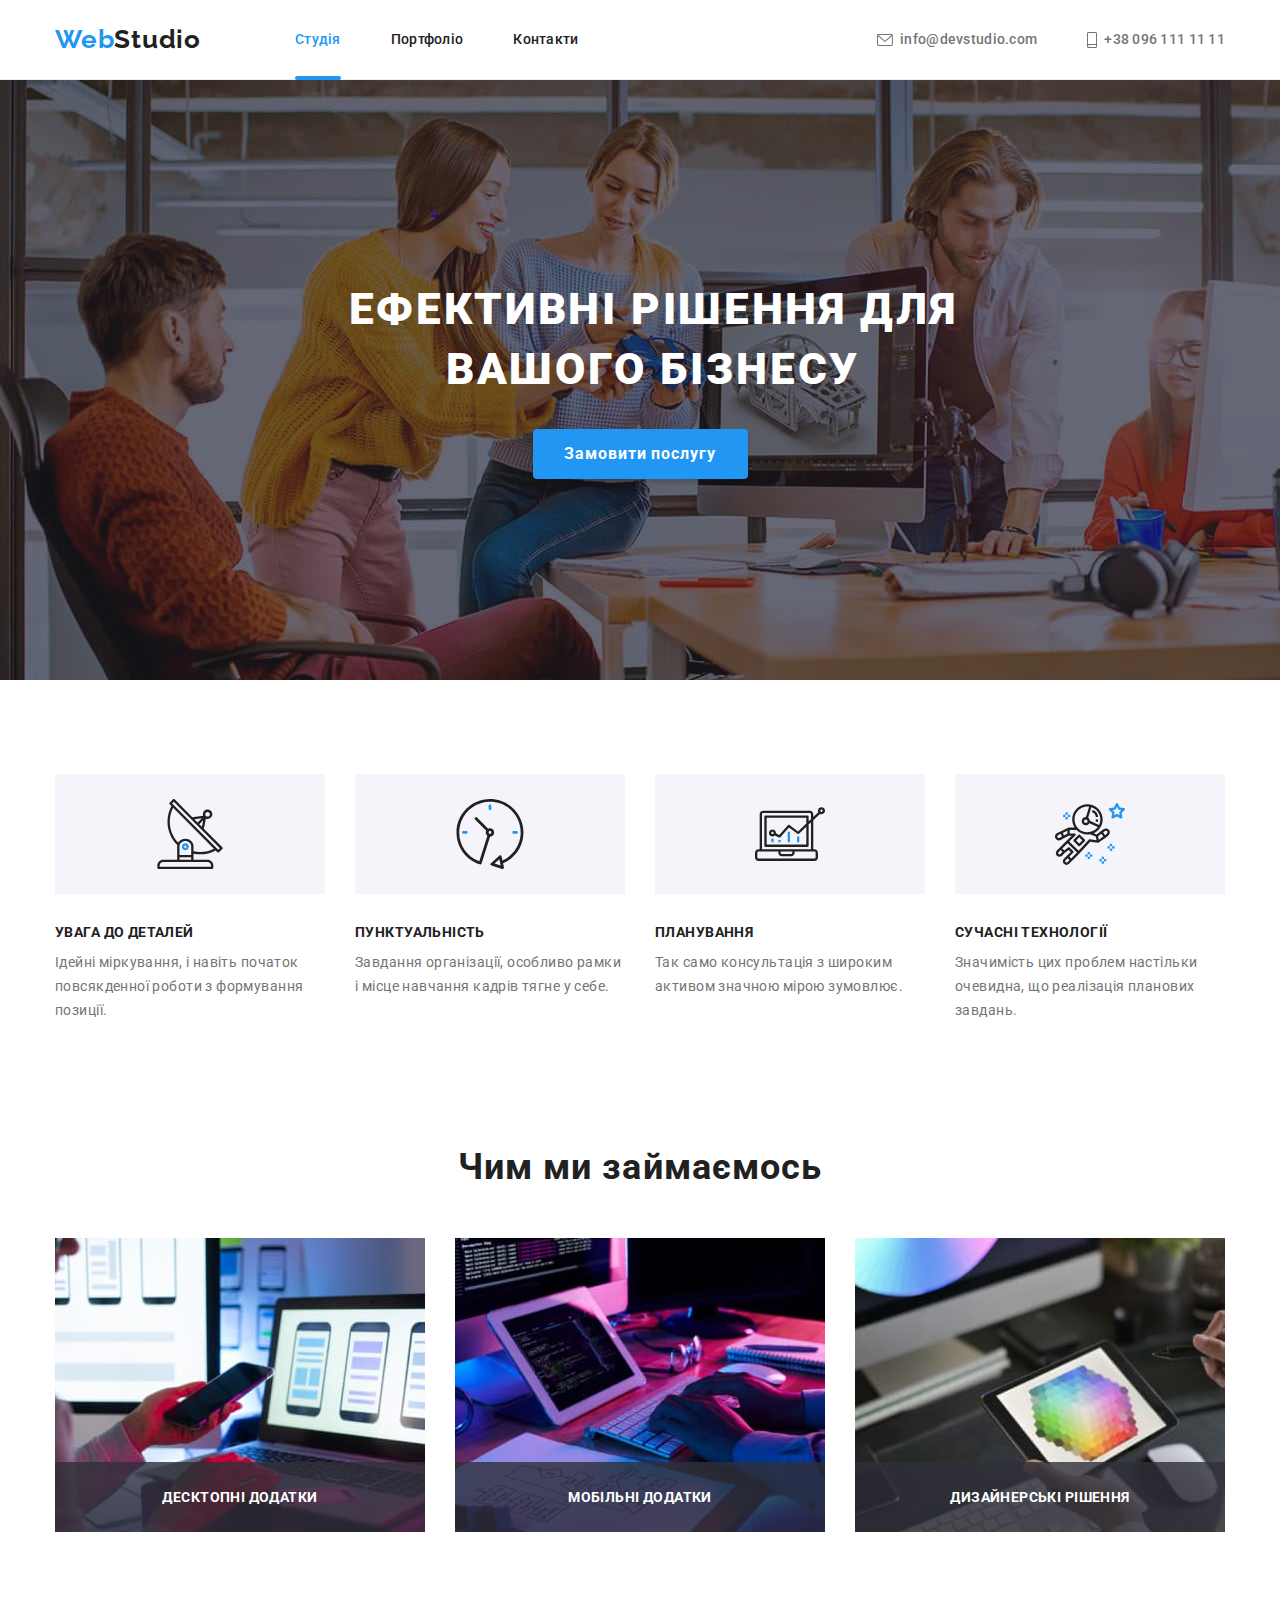
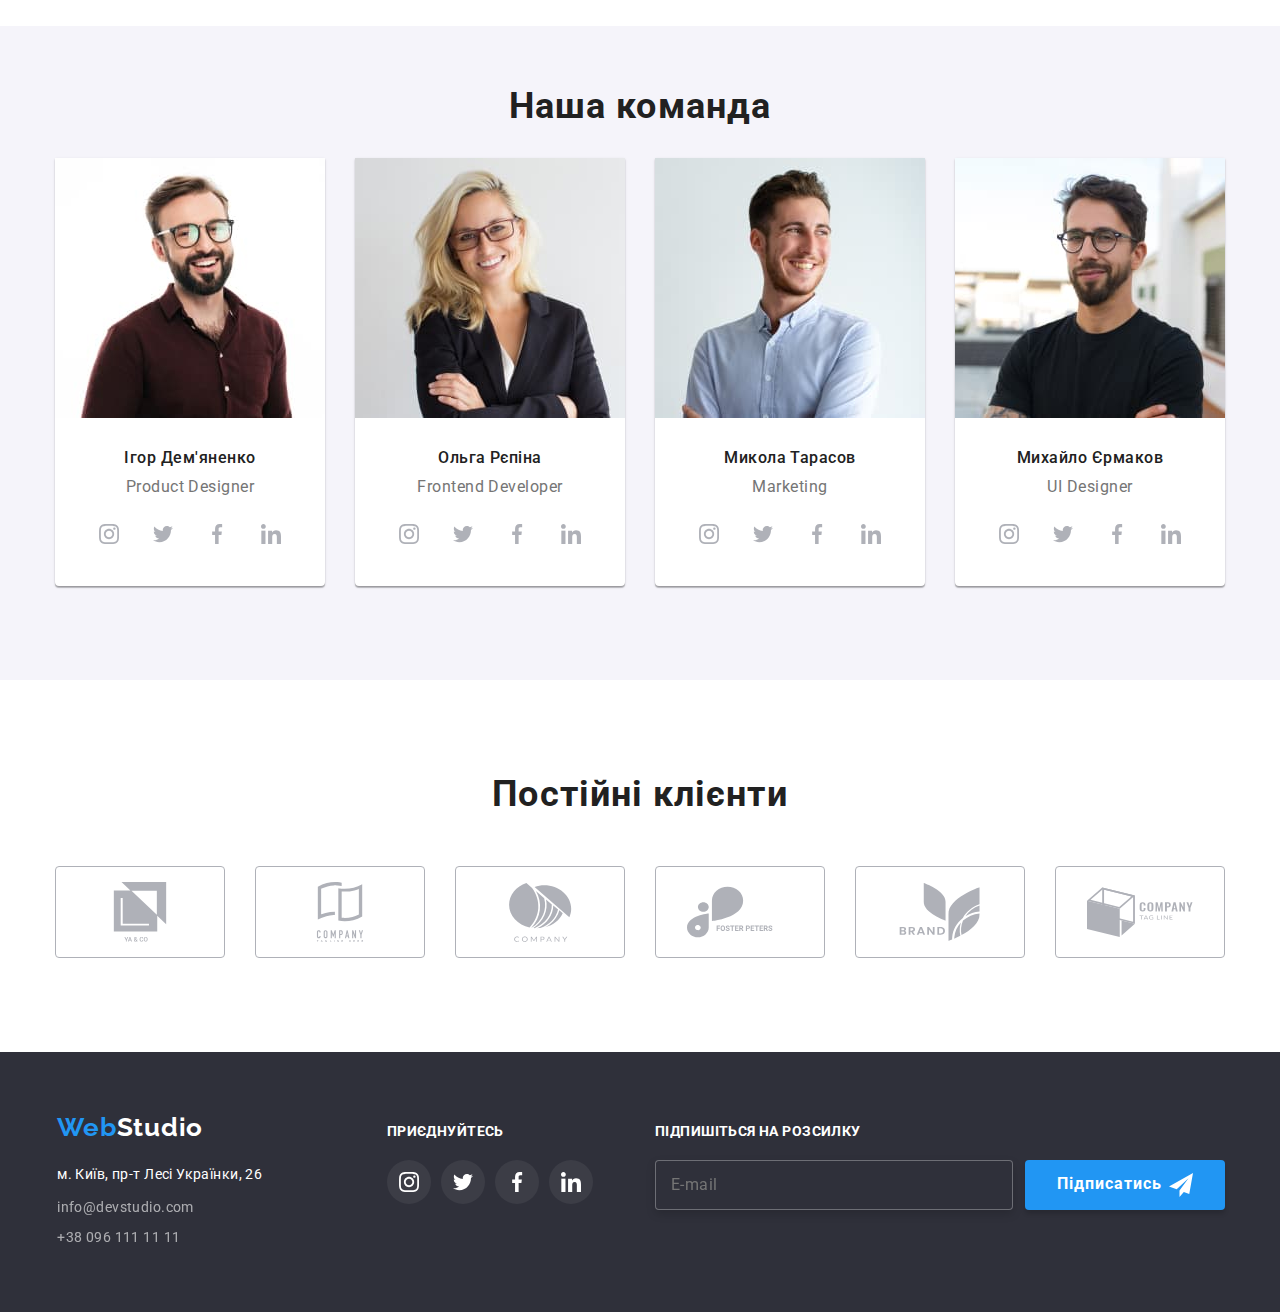
<file: index.html>
<!DOCTYPE html>
<html lang="uk">
  <head>
    <meta charset="UTF-8" />
    <meta http-equiv="X-UA-Compatible" content="IE=edge" />
    <meta name="viewport" content="width=device-width, initial-scale=1.0" />
    <link rel="preconnect" href="https://fonts.googleapis.com" />
    <link rel="preconnect" href="https://fonts.gstatic.com" crossorigin />
    <link
      rel="stylesheet"
      href="./css/modern-normalize.css"
      integrity="sha512-wpPYUAdjBVSE4KJnH1VR1HeZfpl1ub8YT/NKx4PuQ5NmX2tKuGu6U/JRp5y+Y8XG2tV+wKQpNHVUX03MfMFn9Q=="
      crossorigin="anonymous"
      referrerpolicy="no-referrer"
    />
    <link
      href="https://fonts.googleapis.com/css2?family=Raleway:wght@700&family=Roboto:wght@400;500;700;900&display=swap"
      rel="stylesheet"
    />
    <link rel="stylesheet" href="css/main.min.css" />
    <link rel="stylesheet" href="css/adaptive.min.css" />

    <title>Web Studio</title>
  </head>
  <body>
    <header class="header">
      <div class="container">
        <nav class="nav">
          <a class="head__logo" href="index.html"
            ><span class="head__span_logo">Web</span>Studio</a
          >
          <ul class="nav__list">
            <li class="nav__list-item">
              <a href="index.html " id="head__activity" class="nav__link"
                >Студія</a
              >
            </li>
            <li class="nav__list-item">
              <a href="portfolio.html" class="nav__link">Портфоліо</a>
            </li>
            <li class="nav__list-item">
              <a href="#contacts" class="nav__link">Контакти</a>
            </li>
          </ul>
        </nav>
        <ul class="head__contacts_list">
          <li class="head__list-item_contacts">
            <a class="head__contacts_link" href="mailto:info@devstudio.com">
              <svg class="head__mail_icon" height="12px" width="16px">
                <use href="./image/sprait_new.svg#icon-envelope"></use>
              </svg>
              info@devstudio.com</a
            >
          </li>
          <li class="head__list-item_contacts">
            <a class="head__contacts_link" href="tel:+380961111111">
              <svg class="head__tel_icon" height="16px" width="10px">
                <use href="./image/sprait_new.svg#icon-smartphone"></use>
              </svg>
              +38 096 111 11 11</a
            >
          </li>
        </ul>
        <button type="button" class="burger-btn" data-menu-open>
          <svg class="icon-burger" width="24px" height="16px">
            <use href="./image/sprait.svg#icon-burger"></use>
          </svg>
        </button>
        <div class="mob-menu__block is-hidden" data-menu>
          <div class="mob-menu__flex-box">
            <div class="mob-menu__top-block">
              <button class="mob-menu__btn-close" type="button" data-menu-close>
                <svg class="#" width="18" height="18">
                  <use href="./image/sprait.svg#icon-close"></use>
                </svg>
              </button>
              <ul class="mob-menu__top-list">
                <li class="mob-menu__top-list-item">
                  <a
                    class="mob-menu__top-link"
                    style="color: #2196f3"
                    href="./index.html"
                    >Студія</a
                  >
                </li>
                <li class="mob-menu__top-list-item">
                  <a class="mob-menu__top-link" href="./portfolio.html"
                    >Портфоліо</a
                  >
                </li>
                <li class="mob-menu__top-list-item">
                  <a class="mob-menu__top-link" href="">Контакти</a>
                </li>
              </ul>
            </div>
            <div class="mob-menu__bottom-block">
              <a class="mob-menu__bottom-link_tel" href="tel:+380961111111"
                >+38 096 111 11 11</a
              >
              <a
                class="mob-menu__bottom-link_email"
                href="mailto:info@devstudio.com"
                >info@devstudio.com</a
              >
              <ul class="mob-menu__bottom-list">
                <li class="mob-menu__bottom-list-item">Instagram</li>
                <li class="mob-menu__bottom-list-item">Twitter</li>
                <li class="mob-menu__bottom-list-item">Facebook</li>
                <li class="mob-menu__bottom-list-item">LinkedIn</li>
              </ul>
            </div>
          </div>
        </div>
      </div>
    </header>
    <main class="main">
      <section class="main__hero_section">
        <div class="container">
          <h1 class="hero__title">Ефективні рішення для вашого бізнесу</h1>
          <button class="hero__btn" data-modal-open type="button">
            Замовити послугу
          </button>
        </div>
      </section>
      <section class="main__features_section section">
        <div class="container">
          <ul class="features__list">
            <li class="features__list-item">
              <div class="features__icon">
                <svg width="70px" height="70px">
                  <use href="./image/sprait.svg#icon-antenna"></use>
                </svg>
              </div>
              <h3 class="features__list-item_title">УВАГА ДО ДЕТАЛЕЙ</h3>
              <p class="features__list-item_discription">
                Ідейні міркування, і навіть початок повсякденної роботи з
                формування позиції.
              </p>
            </li>
            <li class="features__list-item">
              <div class="features__icon">
                <svg width="70px" height="70px">
                  <use href="./image/sprait.svg#icon-clock"></use>
                </svg>
              </div>
              <h3 class="features__list-item_title">ПУНКТУАЛЬНІСТЬ</h3>
              <p class="features__list-item_discription">
                Завдання організації, особливо рамки і місце навчання кадрів
                тягне у себе.
              </p>
            </li>
            <li class="features__list-item">
              <div class="features__icon">
                <svg class="features-antenna" width="70px" height="70px">
                  <use href="./image/sprait.svg#icon-diagram"></use>
                </svg>
              </div>
              <h3 class="features__list-item_title">ПЛАНУВАННЯ</h3>
              <p class="features__list-item_discription">
                Так само консультація з широким активом значною мірою зумовлює.
              </p>
            </li>
            <li class="features__list-item">
              <div class="features__icon">
                <svg class="features-antenna" width="70px" height="70px">
                  <use href="./image/sprait.svg#icon-astronaut"></use>
                </svg>
              </div>
              <h3 class="features__list-item_title">СУЧАСНІ ТЕХНОЛОГІЇ</h3>
              <p class="features__list-item_discription">
                Значимість цих проблем настільки очевидна, що реалізація
                планових завдань.
              </p>
            </li>
          </ul>
        </div>
      </section>
      <section class="main__occupation_section section">
        <div class="container">
          <h2 class="occupation__title">Чим ми займаємось</h2>
          <ul class="occupation__ul">
            <li class="main__occupation_list-item">
              <picture>
                <source
                  srcset="
                    ./image/workspace__x1.jpg 1x,
                    ./image/workspace__x2.jpg 2x
                  "
                  media="(min-width:1200px)"
                />
                <img
                  class="occupation__img"
                  src="image/workspace.jpg"
                  alt="workspace-image"
                  width="370"
                  height="294"
                />
              </picture>
              <a class="occupation__img_discription" href=""
                >ДЕСКТОПНІ ДОДАТКИ</a
              >
            </li>
            <li class="main__occupation_list-item">
              <picture>
                <source
                  srcset="
                    ./image/workspace2__x1.jpg 1x,
                    ./image/workspace2__x2.jpg 2x
                  "
                  media="(min-width:1200px)"
                />
                <img
                  class="occupation__img"
                  src="image/workspace2.jpg"
                  alt="workspace-image"
                  width="370"
                  height="294"
                />
              </picture>
              <a class="occupation__img_discription" href=""
                >МОБІЛЬНІ ДОДАТКИ</a
              >
            </li>
            <li class="main__occupation_list-item">
              <picture>
                <source
                  srcset="
                    ./image/workspace3__x1.jpg 1x,
                    ./image/workspace3__x2.jpg 2x
                  "
                  media="(min-width:1200px)"
                />
                <img
                  class="occupation__img"
                  src="image/workspace3.jpg"
                  alt="workspace-image"
                  width="370"
                  height="294"
                />
              </picture>
              <a class="occupation__img_discription" href=""
                >ДИЗАЙНЕРСЬКІ РІШЕННЯ</a
              >
            </li>
          </ul>
        </div>
      </section>
      <section class="main__portfolio_section section">
        <div class="container">
          <h2 class="our-team__title">Наша команда</h2>
          <ul class="our-team__list">
            <li class="our-team__list-item">
              <picture>
                <source
                  srcset="
                    ./image/igor-desk__x1.jpg 1x,
                    ./image/igor-desk__x2.jpg 2x
                  "
                  media="(min-width:1200px)"
                />
                <source
                  srcset="
                    ./image/igor-tab__x1.jpg 1x,
                    ./image/igor-tab__x2.jpg 2x
                  "
                  media="(min-width:768px)"
                />
                <source
                  srcset="
                    ./image/igor-mob__x1.jpg 1x,
                    ./image/igor-mob__x2.jpg 2x
                  "
                  media="(max-width:767px)"
                />
                <img
                  src="image/igor.jpg"
                  alt="person-foto"
                  class="person-foto"
                />
              </picture>

              <div class="our-team__person_block">
                <h3 class="our-team__person_title">Ігор Дем'яненко</h3>
                <p class="our-team__person_discription">Product Designer</p>
                <ul class="our-team__list_icon">
                  <li class="our-team__list-item_icon">
                    <a class="our-team__link_icon" href=""
                      ><svg width="20px" height="20px">
                        <use
                          href="./image/sprait.svg#icon-instagram"
                        ></use></svg
                    ></a>
                  </li>
                  <li class="our-team__list-item_icon">
                    <a class="our-team__link_icon" href=""
                      ><svg width="20px" height="20px">
                        <use href="./image/sprait.svg#icon-twitter"></use></svg
                    ></a>
                  </li>
                  <li class="our-team__list-item_icon">
                    <a class="our-team__link_icon" href=""
                      ><svg width="20px" height="20px">
                        <use href="./image/sprait.svg#icon-facebook"></use></svg
                    ></a>
                  </li>
                  <li class="our-team__list-item_icon">
                    <a class="our-team__link_icon" href=""
                      ><svg width="20px" height="20px">
                        <use href="./image/sprait.svg#icon-in"></use></svg
                    ></a>
                  </li>
                </ul>
              </div>
            </li>
            <li class="our-team__list-item">
              <picture>
                <source
                  srcset="
                    ./image/olga-desk__x1.jpg 1x,
                    ./image/olga-desk__x2.jpg 2x
                  "
                  media="(min-width:1200px)"
                />
                <source
                  srcset="
                    ./image/olga-tab__x1.jpg 1x,
                    ./image/olga-tab__x2.jpg 2x
                  "
                  media="(min-width:768px)"
                />
                <source
                  srcset="
                    ./image/olga-mob__x1.jpg 1x,
                    ./image/olga-mob__x2.jpg 2x
                  "
                  media="(max-width:767px)"
                />
                <img
                  src="image/olga.jpg"
                  alt="person-foto"
                  class="person-foto"
                />
              </picture>
              <div class="our-team__person_block">
                <h3 class="our-team__person_title">Ольга Рєпіна</h3>
                <p class="our-team__person_discription">Frontend Developer</p>
                <ul class="our-team__list_icon">
                  <li class="our-team__list-item_icon">
                    <a class="our-team__link_icon" href=""
                      ><svg width="20px" height="20px">
                        <use
                          href="./image/sprait.svg#icon-instagram"
                        ></use></svg
                    ></a>
                  </li>
                  <li class="our-team__list-item_icon">
                    <a class="our-team__link_icon" href=""
                      ><svg width="20px" height="20px">
                        <use href="./image/sprait.svg#icon-twitter"></use></svg
                    ></a>
                  </li>
                  <li class="our-team__list-item_icon">
                    <a class="our-team__link_icon" href=""
                      ><svg width="20px" height="20px">
                        <use href="./image/sprait.svg#icon-facebook"></use></svg
                    ></a>
                  </li>
                  <li class="our-team__list-item_icon">
                    <a class="our-team__link_icon" href=""
                      ><svg width="20px" height="20px">
                        <use href="./image/sprait.svg#icon-in"></use></svg
                    ></a>
                  </li>
                </ul>
              </div>
            </li>
            <li class="our-team__list-item">
              <picture>
                <source
                  srcset="
                    ./image/mykola-desk__x1.jpg 1x,
                    ./image/mykola-desk__x2.jpg 2x
                  "
                  media="(min-width:1200px)"
                />
                <source
                  srcset="
                    ./image/mykola-tab__x1.jpg 1x,
                    ./image/mykola-tab__x2.jpg 2x
                  "
                  media="(min-width:768px)"
                />
                <source
                  srcset="
                    ./image/mykola-mob__x1.jpg 1x,
                    ./image/mykola-mob__x2.jpg 2x
                  "
                  media="(max-width:767px)"
                />
                <img
                  src="image/mykola.jpg"
                  alt="person-foto"
                  class="person-foto"
                />
              </picture>
              <div class="our-team__person_block">
                <h3 class="our-team__person_title">Микола Тарасов</h3>
                <p class="our-team__person_discription">Marketing</p>
                <ul class="our-team__list_icon">
                  <li class="our-team__list-item_icon">
                    <a class="our-team__link_icon" href=""
                      ><svg width="20px" height="20px">
                        <use
                          href="./image/sprait.svg#icon-instagram"
                        ></use></svg
                    ></a>
                  </li>
                  <li class="our-team__list-item_icon">
                    <a class="our-team__link_icon" href=""
                      ><svg width="20px" height="20px">
                        <use href="./image/sprait.svg#icon-twitter"></use></svg
                    ></a>
                  </li>
                  <li class="our-team__list-item_icon">
                    <a class="our-team__link_icon" href=""
                      ><svg width="20px" height="20px">
                        <use href="./image/sprait.svg#icon-facebook"></use></svg
                    ></a>
                  </li>
                  <li class="our-team__list-item_icon">
                    <a class="our-team__link_icon" href=""
                      ><svg width="20px" height="20px">
                        <use href="./image/sprait.svg#icon-in"></use></svg
                    ></a>
                  </li>
                </ul>
              </div>
            </li>
            <li class="our-team__list-item">
              <picture>
                <source
                  srcset="
                    ./image/mykhailo-desk__x1.jpg 1x,
                    ./image/mykhailo-desk__x2.jpg 2x
                  "
                  media="(min-width:1200px)"
                />
                <source
                  srcset="
                    ./image/mykhailo-tab__x1.jpg 1x,
                    ./image/mykhailo-tab__x2.jpg 2x
                  "
                  media="(min-width:768px)"
                />
                <source
                  srcset="
                    ./image/mykhailo-mob__x1.jpg 1x,
                    ./image/mykhailo-mob__x2.jpg 2x
                  "
                  media="(max-width:767px)"
                />
                <img
                  src="image/mykhailo.jpg"
                  alt="person-foto"
                  class="person-foto"
                />
              </picture>
              <div class="our-team__person_block">
                <h3 class="our-team__person_title">Михайло Єрмаков</h3>
                <p class="our-team__person_discription">UI Designer</p>
                <ul class="our-team__list_icon">
                  <li class="our-team__list-item_icon">
                    <a class="our-team__link_icon" href=""
                      ><svg width="20px" height="20px">
                        <use
                          href="./image/sprait.svg#icon-instagram"
                        ></use></svg
                    ></a>
                  </li>
                  <li class="our-team__list-item_icon">
                    <a class="our-team__link_icon" href=""
                      ><svg width="20px" height="20px">
                        <use href="./image/sprait.svg#icon-twitter"></use></svg
                    ></a>
                  </li>
                  <li class="our-team__list-item_icon">
                    <a class="our-team__link_icon" href=""
                      ><svg width="20px" height="20px">
                        <use href="./image/sprait.svg#icon-facebook"></use></svg
                    ></a>
                  </li>
                  <li class="our-team__list-item_icon">
                    <a class="our-team__link_icon" href=""
                      ><svg width="20px" height="20px">
                        <use href="./image/sprait.svg#icon-in"></use></svg
                    ></a>
                  </li>
                </ul>
              </div>
            </li>
          </ul>
        </div>
      </section>
      <section class="main__clientage_section section">
        <div class="container">
          <h3 class="clientage__title">Постійні клієнти</h3>
          <ul class="clientage__list">
            <li class="clientage__list-item">
              <a class="clientage__link_icon" href="">
                <svg class="clientage__icon" height="60px" width="106px">
                  <use href="./image/sprait.svg#icon-clientage_1"></use>
                </svg>
              </a>
            </li>
            <li class="clientage__list-item">
              <a class="clientage__link_icon" href="">
                <svg class="clientage__icon" height="60px" width="106px">
                  <use href="./image/sprait.svg#icon-clientage_2"></use>
                </svg>
              </a>
            </li>
            <li class="clientage__list-item">
              <a class="clientage__link_icon" href="">
                <svg class="clientage__icon" height="60px" width="106px">
                  <use href="./image/sprait.svg#icon-clientage_3"></use>
                </svg>
              </a>
            </li>
            <li class="clientage__list-item">
              <a class="clientage__link_icon" href="">
                <svg class="clientage__icon" height="60px" width="106px">
                  <use href="./image/sprait.svg#icon-clientage_4"></use>
                </svg>
              </a>
            </li>
            <li class="clientage__list-item">
              <a class="clientage__link_icon" href="">
                <svg class="clientage__icon" height="60px" width="106px">
                  <use href="./image/sprait.svg#icon-clientage_5"></use>
                </svg>
              </a>
            </li>
            <li class="clientage__list-item">
              <a class="clientage__link_icon" href="">
                <svg class="clientage__icon" height="60px" width="106px">
                  <use href="./image/sprait.svg#icon-clientage_6"></use>
                </svg>
              </a>
            </li>
          </ul>
        </div>
      </section>
    </main>
    <footer class="footer">
      <div class="container">
        <div class="footer-flex">
          <div class="footer__first_content">
            <a class="footer__logo" href="index.html"
              ><span class="footer__span_logo">Web</span>Studio</a
            >

            <address class="footer__address">
              <ul class="footer__address_list">
                <li class="address__list-item">
                  <a
                    class="footer__address_link"
                    href="https://goo.gl/maps/acpGFTv24inK1z5D9"
                  >
                    м. Київ, пр-т Лесі Українки, 26</a
                  >
                </li>
                <li id="contact__list-item" class="contact-list-item">
                  <a class="footer__link_mail" href="mailto:info@devstudio.com"
                    >info@devstudio.com</a
                  >
                </li>
                <li class="contact__list-item">
                  <a class="footer__link_num" href="tel:+380961111111"
                    >+38 096 111 11 11</a
                  >
                </li>
              </ul>
            </address>
          </div>
          <div class="footer__social_content">
            <h3 class="footer__social_title">ПРИЄДНУЙТЕСЬ</h3>
            <ul class="footer__social_list">
              <li class="footer__list-item_icon">
                <a class="footer__link_icon" href=""
                  ><svg width="20px" height="20px">
                    <use href="./image/sprait.svg#icon-instagram"></use></svg
                ></a>
              </li>
              <li class="footer__list-item_icon">
                <a class="footer__link_icon" href=""
                  ><svg width="20px" height="20px">
                    <use href="./image/sprait.svg#icon-twitter"></use></svg
                ></a>
              </li>
              <li class="footer__list-item_icon">
                <a class="footer__link_icon" href=""
                  ><svg width="20px" height="20px">
                    <use href="./image/sprait.svg#icon-facebook"></use></svg
                ></a>
              </li>
              <li class="footer__list-item_icon">
                <a class="footer__link_icon" href=""
                  ><svg width="20px" height="20px">
                    <use href="./image/sprait.svg#icon-in"></use></svg
                ></a>
              </li>
            </ul>
          </div>
        </div>

        <div class="footer__sending">
          <div class="footer__input">
            <form>
              <label class="footer__label_sending" for="footer__input_sending"
                >ПІДПИШІТЬСЯ НА РОЗСИЛКУ</label
              >

              <input
                class="footer__input_sending"
                type="email"
                id="footer__input_sending"
                name="footer__input_sending"
                placeholder="E-mail"
              />
            </form>
          </div>
          <div class="footer__button_block">
            <button class="footer__btn_send" type="button">
              Підписатись
              <svg class="footer_send_icon" width="24px" height="24px">
                <use href="./image/sprait_new.svg#icon-tg-send"></use>
              </svg>
            </button>
          </div>
        </div>
      </div>
    </footer>
    <div class="backdrop is-hidden" data-modal>
      <div class="modal__win">
        <button type="button" data-modal-close class="modal__btn_close">
          <svg class="icon-close" width="11px" height="11px">
            <use href="./image/sprait.svg#icon-close"></use>
          </svg>
        </button>
        <form class="modal__form">
          <p class="modal__h">Залиште свої дані, ми вам передзвонимо</p>
          <div>
            <label class="modal__label" for="name">Ім'я</label
            ><input class="modal__input" type="text" id="name" name="name" />
            <svg class="modal__icon" width="18px" height="18px">
              <use href="./image/sprait_new.svg#icon-profil"></use>
            </svg>
          </div>
          <div>
            <label class="modal__label" for="tel">Телефон</label
            ><input class="modal__input" type="tel" id="tel" name="tel" />
            <svg class="modal__icon" width="18px" height="18px">
              <use href="./image/sprait_new.svg#icon-tell"></use>
            </svg>
          </div>
          <div>
            <label class="modal__label" for="email">Пошта</label
            ><input class="modal__input" type="email" id="email" name="email" />
            <svg class="modal__icon" width="18px" height="18px">
              <use href="./image/sprait_new.svg#icon-mail"></use>
            </svg>
          </div>
          <div>
            <label class="modal__label" for="textarea">Коментар</label>
            <textarea
              name="textarea"
              id="textarea"
              cols="30"
              rows="9"
              class="modal__textarea"
              placeholder="Введіть текст"
            >
            </textarea>
          </div>
          <div class="check__block">
            <input
              class="modal__check-box"
              type="checkbox"
              id="modal__check-box"
              name="check-box"
            />
            <label class="modal__label_check-box" for="modal__check-box"
              >Погоджуюся з розсилкою та приймаю<a
                class="modal__link_check-box"
                href="#"
                >Умови договору</a
              >
            </label>
          </div>
          <button class="modal__btn_send">Відправити</button>
        </form>
      </div>
    </div>
    <script src="./js/modal.js" async></script>
    <script src="./js/menu.js"></script>
  </body>
</html>
</file>
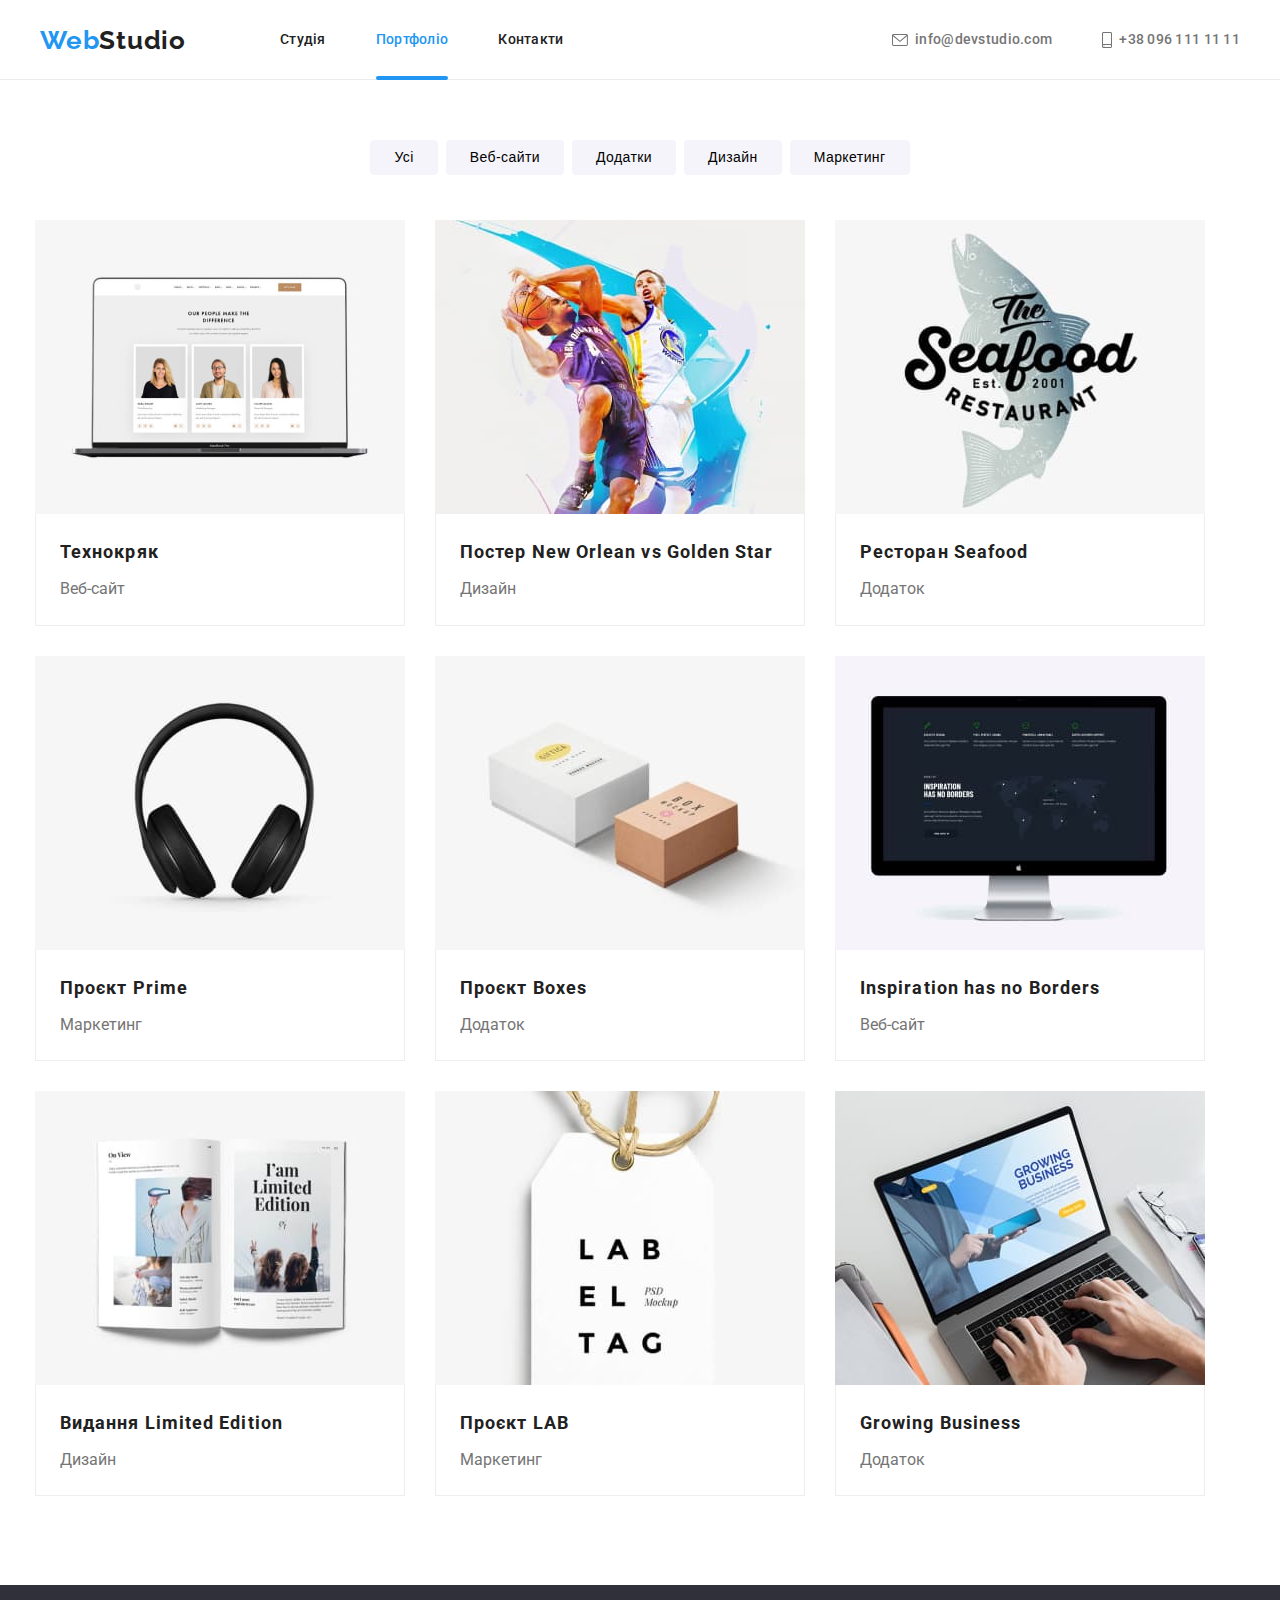
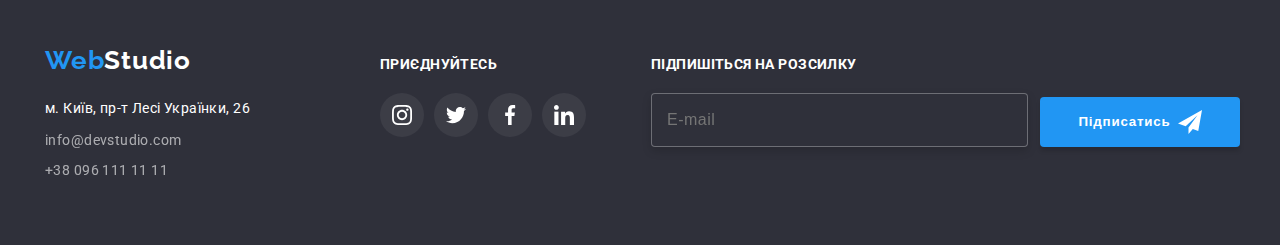
<file: portfolio.html>
<!DOCTYPE html>
<html lang="uk">
  <head>
    <meta charset="UTF-8" />
    <meta http-equiv="X-UA-Compatible" content="IE=edge" />
    <meta name="viewport" content="width=device-width, initial-scale=1.0" />
    <link rel="stylesheet" href="https://cdnjs.cloudflare.com/ajax/libs/modern-normalize/1.1.0/modern-normalize.min.css" integrity="sha512-wpPYUAdjBVSE4KJnH1VR1HeZfpl1ub8YT/NKx4PuQ5NmX2tKuGu6U/JRp5y+Y8XG2tV+wKQpNHVUX03MfMFn9Q==" crossorigin="anonymous" referrerpolicy="no-referrer" />
    <link rel="preconnect" href="https://fonts.googleapis.com" />
    <link rel="preconnect" href="https://fonts.gstatic.com" crossorigin />
    <link
      href="https://fonts.googleapis.com/css2?family=Raleway:wght@700&family=Roboto:wght@400;500;700;900&display=swap"
      rel="stylesheet"
    />
    <link rel="stylesheet" href="css/main.min.css" />
    <link rel="stylesheet" href="css/adaptive.min.css" />   
    <title>portfolio__filter_btn</title>
  </head>
  <body>
    <header class="header">
      <div class="container">
        <nav class="nav">
          <a class="head__logo" href="index.html"
            ><span class="head__span_logo">Web</span>Studio</a
          >
          <ul class="nav__list">
            <li class="nav__list-item">
              <a href="index.html " class="nav__link"
                >Студія</a
              >
            </li>
            <li class="nav__list-item">
              <a href="portfolio.html" id="head__activity" class="nav__link">Портфоліо</a>
            </li>
            <li class="nav__list-item">
              <a href="#contacts" class="nav__link">Контакти</a>
            </li>
          </ul>
        </nav>
        <ul class="head__contacts_list">
          <li class="head__list-item_contacts">
            <a class="head__contacts_link" href="mailto:info@devstudio.com">
              <svg class="head__mail_icon" height="12px" width="16px">
                <use href="./image/sprait_new.svg#icon-envelope"></use>
              </svg>
              info@devstudio.com</a
            >
          </li>
          <li class="head__list-item_contacts">
            <a class="head__contacts_link" href="tel:+380961111111">
              <svg class="head__tel_icon" height="16px" width="10px">
                <use href="./image/sprait_new.svg#icon-smartphone"></use>
              </svg>
              +38 096 111 11 11</a
            >
          </li>
        </ul>
        <button type="button" class="burger-btn" data-menu-open>
          <svg class="icon-burger" width="24px" height="16px">
            <use href="./image/sprait.svg#icon-burger"></use>
          </svg>
        </button>
        <div class="mob-menu__block is-hidden" data-menu>
          <div class="mob-menu__flex-box">
            <div class="mob-menu__top-block">
              <button class="mob-menu__btn-close" type="close" data-menu-close>
                <svg class="#" width="18" height="18">
                  <use href="./image/sprait.svg#icon-close"></use>
                </svg>
              </button>
              <ul class="mob-menu__top-list">
                <li class="mob-menu__top-list-item">
                  <a
                    
                    class="mob-menu__top-link"
                    href="./index.html"
                    >Студія</a
                  >
                </li>
                <li class="mob-menu__top-list-item">
                  <a class="mob-menu__top-link" style="color: #2196f3;" href="./portfolio.html"
                    >Портфоліо</a
                  >
                </li>
                <li class="mob-menu__top-list-item">
                  <a class="mob-menu__top-link" href="">Контакти</a>
                </li>
              </ul>
            </div>
            <div class="mob-menu__bottom-block">
              <a class="mob-menu__bottom-link_tel" href="tel:+380961111111">+38 096 111 11 11</a>
              <a class="mob-menu__bottom-link_email" href="mailto:info@devstudio.com"
                >info@devstudio.com</a
              >
              <ul class="mob-menu__bottom-list">
                <li class="mob-menu__bottom-list-item">Instagram</li>
                <li class="mob-menu__bottom-list-item">Twitter</li>
                <li class="mob-menu__bottom-list-item">Facebook</li>
                <li class="mob-menu__bottom-list-item">LinkedIn</li>
              </ul>
            </div>
          </div>
        </div>
      </div>
    </header>
    <main class="main">
        <section class="project__section section">
          <div class="container">
          <ul class="project__list_filter">
            <li class="filter__list-item">
              <button id="filter__btn_all" class="portfolio__filter_btn"type="button">
                Усі
              </button>
            </li>
            <li class="filter__list-item">
              <button id="filter__btn_web" class="portfolio__filter_btn" type="button">
                Веб-сайти
              </button>
            </li>
            <li class="filter__list-item">
              <button id="filter__btn_app" class="portfolio__filter_btn" type="button">
                Додатки
              </button>
            </li>
            <li class="filter__list-item">
              <button id="filter__btn_design" class="portfolio__filter_btn" type="button">
                Дизайн
              </button>
              </li>
            <li class="filter__list-item">
              <button id="filter__btn_marketing" class="portfolio__filter_btn" type="button">
                Маркетинг
              </button>
            </li>
          </ul>
          <ul class="project__list">
            <li class="project__list-item">
              <a href="#">
              <div class="project__hover_block">
                <picture>
                <source
                  srcset="
                    ./image/project1-desk__x1.jpg 1x,
                    ./image/project1-desk__x2.jpg 2x
                  "
                  media="(min-width:1200px)"
                />
                <source
                  srcset="
                    ./image/project1-tab__x1.jpg 1x,
                    ./image/project1-tab__x2.jpg 2x
                  "
                  media="(min-width:768px)"
                />
                <source
                  srcset="
                    ./image/project1-mob__x1.jpg 1x,
                    ./image/project1-mob__x2.jpg 2x
                  "
                  media="(max-width:767px)"
                />
                <img
                  src="image/project1.jpg"
                  alt="person-foto"
                  class="person-foto"
                />
              </picture>
                
                <p class="project__hover_discription">
                     Ресурс пропонує комплексні пропозиції з різним рівнем функціоналу та сервісів.
                     Все це дозволить відвідувачу отримати вичерпні відомості про компанію чи приватну особу.
                  </p></div>
                <div class="project__block_text first-project__block_text"> 
                  <h3 class="project__title">Технокряк</h3>
                <p class="project__discription">Веб-сайт</p></div>
              </a>
            </li>
            <li class="project__list-item">
              <a href="#">
                <div class="project__hover_block">
                  <picture>
                <source
                  srcset="
                    ./image/project2-desk__x1.jpg 1x,
                    ./image/project2-desk__x2.jpg 2x
                  "
                  media="(min-width:1200px)"
                />
                <source
                  srcset="
                    ./image/project2-tab__x1.jpg 1x,
                    ./image/project2-tab__x2.jpg 2x
                  "
                  media="(min-width:768px)"
                />
                <source
                  srcset="
                    ./image/project2-mob__x1.jpg 1x,
                    ./image/project2-mob__x2.jpg 2x
                  "
                  media="(max-width:767px)"
                />
                <img
                  src="image/project2.jpg"
                  alt="person-foto"
                  class="person-foto"
                />
              </picture>
                    <p class="project__hover_discription">
                    </p>
                  </div>
                <div class="project__block_text"> <h3 class="project__title">Постер New Orlean vs Golden Star</h3>
                <p class="project__discription">Дизайн</p></div>
              </a>
            </li>
            <li class="project__list-item">
              <a href="#">
                <div class="project__hover_block">
                  <picture>
                <source
                  srcset="
                    ./image/project3-desk__x1.jpg 1x,
                    ./image/project3-desk__x2.jpg 2x
                  "
                  media="(min-width:1200px)"
                />
                <source
                  srcset="
                    ./image/project3-tab__x1.jpg 1x,
                    ./image/project3-tab__x2.jpg 2x
                  "
                  media="(min-width:768px)"
                />
                <source
                  srcset="
                    ./image/project3-mob__x1.jpg 1x,
                    ./image/project3-mob__x2.jpg 2x
                  "
                  media="(max-width:767px)"
                />
                <img
                  src="image/project3.jpg"
                  alt="person-foto"
                  class="person-foto"
                />
              </picture>
                  
<p class="project__hover_discription">
</p></div>
                <div class="project__block_text"><h3 class="project__title">Ресторан Seafood</h3>
                <p class="project__discription">Додаток</p></div>
              </a>
            </li>
            <li class="project__list-item">
              <a href="#">
                <div class="project__hover_block">
                  <picture>
                <source
                  srcset="
                    ./image/project4-desk__x1.jpg 1x,
                    ./image/project4-desk__x2.jpg 2x
                  "
                  media="(min-width:1200px)"
                />
                <source
                  srcset="
                    ./image/project4-tab__x1.jpg 1x,
                    ./image/project4-tab__x2.jpg 2x
                  "
                  media="(min-width:768px)"
                />
                <source
                  srcset="
                    ./image/project4-mob__x1.jpg 1x,
                    ./image/project4-mob__x2.jpg 2x
                  "
                  media="(max-width:767px)"
                />
                <img
                  src="image/project4.jpg"
                  alt="person-foto"
                  class="person-foto"
                />
              </picture>
                  
<p class="project__hover_discription">
</p></div>
                <div class="project__block_text"><h3 class="project__title">Проєкт Prime</h3>
                <p class="project__discription">Маркетинг</p></div>
              </a>
            </li>
            <li class="project__list-item">
              <a href="#">
                <div class="project__hover_block">
                  <picture>
                <source
                  srcset="
                    ./image/project5-desk__x1.jpg 1x,
                    ./image/project5-desk__x2.jpg 2x
                  "
                  media="(min-width:1200px)"
                />
                <source
                  srcset="
                    ./image/project5-tab__x1.jpg 1x,
                    ./image/project5-tab__x2.jpg 2x
                  "
                  media="(min-width:768px)"
                />
                <source
                  srcset="
                    ./image/project5-mob__x1.jpg 1x,
                    ./image/project5-mob__x2.jpg 2x
                  "
                  media="(max-width:767px)"
                />
                <img
                  src="image/project5.jpg"
                  alt="person-foto"
                  class="person-foto"
                />
              </picture>
                  
<p class="project__hover_discription">
</p></div>
                <div class="project__block_text"><h3 class="project__title">Проєкт Boxes</h3>
                <p class="project__discription">Додаток</p></div>
              </a>
            </li>
            <li class="project__list-item">
              <a href="#">
                <div class="project__hover_block">
                   <picture>
                <source
                  srcset="
                    ./image/project6-desk__x1.jpg 1x,
                    ./image/project6-desk__x2.jpg 2x
                  "
                  media="(min-width:1200px)"
                />
                <source
                  srcset="
                    ./image/project6-tab__x1.jpg 1x,
                    ./image/project6-tab__x2.jpg 2x
                  "
                  media="(min-width:768px)"
                />
                <source
                  srcset="
                    ./image/project6-mob__x1.jpg 1x,
                    ./image/project6-mob__x2.jpg 2x
                  "
                  media="(max-width:767px)"
                />
                <img
                  src="image/project6.jpg"
                  alt="person-foto"
                  class="person-foto"
                />
              </picture>
                  
<p class="project__hover_discription">
</p></div>
                <div class="project__block_text"><h3 class="project__title">Inspiration has no Borders</h3>
                <p class="project__discription">Веб-сайт</p></div>
              </a>
            </li>
            <li class="project__list-item">
              <a href="#">
                <div class="project__hover_block">
                  <picture>
                <source
                  srcset="
                    ./image/project7-desk__x1.jpg 1x,
                    ./image/project7-desk__x2.jpg 2x
                  "
                  media="(min-width:1200px)"
                />
                <source
                  srcset="
                    ./image/project7-tab__x1.jpg 1x,
                    ./image/project7-tab__x2.jpg 2x
                  "
                  media="(min-width:768px)"
                />
                <source
                  srcset="
                    ./image/project7-mob__x1.jpg 1x,
                    ./image/project7-mob__x2.jpg 2x
                  "
                  media="(max-width:767px)"
                />
                <img
                  src="image/project7.jpg"
                  alt="person-foto"
                  class="person-foto"
                />
              </picture>
                  
<p class="project__hover_discription">
</p></div>
                <div class="project__block_text"><h3 class="project__title">Видання Limited Edition</h3>
                <p class="project__discription">Дизайн</p></div>
              </a>
            </li>
            <li class="project__list-item">
              <a href="#">
                <div class="project__hover_block">
                  <picture>
                <source
                  srcset="
                    ./image/project8-desk__x1.jpg 1x,
                    ./image/project8-desk__x2.jpg 2x
                  "
                  media="(min-width:1200px)"
                />
                <source
                  srcset="
                    ./image/project8-tab__x1.jpg 1x,
                    ./image/project8-tab__x2.jpg 2x
                  "
                  media="(min-width:768px)"
                />
                <source
                  srcset="
                    ./image/project8-mob__x1.jpg 1x,
                    ./image/project8-mob__x2.jpg 2x
                  "
                  media="(max-width:767px)"
                />
                <img
                  src="image/project8.jpg"
                  alt="person-foto"
                  class="person-foto"
                />
              </picture>
                  
<p class="project__hover_discription">
</p></div>
                <div class="project__block_text"><h3 class="project__title">Проєкт LAB</h3>
                <p class="project__discription">Маркетинг</p></div>
              </a>
            </li>
            <li class="project__list-item">
              <a href="#">
                <div class="project__hover_block">
                  <picture>
                <source
                  srcset="
                    ./image/project9-desk__x1.jpg 1x,
                    ./image/project9-desk__x2.jpg 2x
                  "
                  media="(min-width:1200px)"
                />
                <source
                  srcset="
                    ./image/project9-tab__x1.jpg 1x,
                    ./image/project9-tab__x2.jpg 2x
                  "
                  media="(min-width:768px)"
                />
                <source
                  srcset="
                    ./image/project9-mob__x1.jpg 1x,
                    ./image/project9-mob__x2.jpg 2x
                  "
                  media="(max-width:767px)"
                />
                <img
                  src="image/project9.jpg"
                  alt="person-foto"
                  class="person-foto"
                />
              </picture>
                  
<p class="project__hover_discription">
</p></div>
                <div class="project__block_text"><h3 class="project__title">Growing Business</h3>
                <p class="project__discription">Додаток</p></div>
              </a>
            </li>
          </ul>
          </div>
        </section>
      </div>
    </main>
    <footer class="footer">
      <div class="container">
        <div class="footer-flex">
          <div class="footer__first_content">
            <a class="footer__logo" href="index.html"
              ><span class="footer__span_logo">Web</span>Studio</a
            >

            <address class="footer__address">
              <ul class="footer__address_list">
                <li class="address__list-item">
                  <a
                    class="footer__address_link"
                    href="https://goo.gl/maps/acpGFTv24inK1z5D9"
                  >
                    м. Київ, пр-т Лесі Українки, 26</a
                  >
                </li>
                <li id="contact__list-item" class="contact-list-item">
                  <a class="footer__link_mail" href="mailto:info@devstudio.com"
                    >info@devstudio.com</a
                  >
                </li>
                <li class="contact__list-item">
                  <a class="footer__link_num" href="tel:+380961111111"
                    >+38 096 111 11 11</a
                  >
                </li>
              </ul>
            </address>
          </div>
          <div class="footer__social_content">
            <h3 class="footer__social_title">ПРИЄДНУЙТЕСЬ</h3>
            <ul class="footer__social_list">
              <li class="footer__list-item_icon">
                <a class="footer__link_icon" href=""
                  ><svg width="20px" height="20px">
                    <use href="./image/sprait.svg#icon-instagram"></use></svg
                ></a>
              </li>
              <li class="footer__list-item_icon">
                <a class="footer__link_icon" href=""
                  ><svg width="20px" height="20px">
                    <use href="./image/sprait.svg#icon-twitter"></use></svg
                ></a>
              </li>
              <li class="footer__list-item_icon">
                <a class="footer__link_icon" href=""
                  ><svg width="20px" height="20px">
                    <use href="./image/sprait.svg#icon-facebook"></use></svg
                ></a>
              </li>
              <li class="footer__list-item_icon">
                <a class="footer__link_icon" href=""
                  ><svg width="20px" height="20px">
                    <use href="./image/sprait.svg#icon-in"></use></svg
                ></a>
              </li>
            </ul>
          </div>
        </div>

        <div class="footer__sending">
          <div class="footer__input">
            <form>
              <label class="footer__label_sending" for="footer__input_sending"
                >ПІДПИШІТЬСЯ НА РОЗСИЛКУ</label
              >

              <input
                class="footer__input_sending"
                type="email"
                id="footer__input_sending"
                name="footer__input_sending"
                placeholder="E-mail"
              />
            </form>
          </div>
          <div class="footer__button_block">
            <button class="footer__btn_send" type="button">
              Підписатись
              <svg class="footer_send_icon" width="24px" height="24px">
                <use href="./image/sprait_new.svg#icon-tg-send"></use>
              </svg>
            </button>
          </div>
        </div>
      </div>
    </footer>
     <script src="./js/menu.js" async></script>
  </body>
</html>
</file>
<file: css/main.min.css>
.header{background:#fff;border-bottom:1px solid #ececec}.header .container{align-items:center;display:flex}.head__logo{font-family:var(--logo-font);font-weight:var(--bold-font-weight);font-size:var(--logo-font-size);color:var(--title-text-color);text-decoration:none;list-style:none;letter-spacing:.03em;margin-right:94px}.head__logo .head__span_logo{color:var(--accent-color)}.nav__list{display:flex;list-style:none}.nav__list .nav__list-item{text-decoration:none;font-weight:var(--medium-font-weight);font-size:var(--primary-font-size);line-height:1.1;letter-spacing:.02em}.nav__list .nav__list-item:not(:last-child){margin-right:50px}.nav__list .nav__link{display:block;position:relative;padding-top:32px;padding-bottom:32px;text-decoration:none;color:var(--title-text-color);transition:color 250ms cubic-bezier(0.4, 0, 0.2, 1)}.nav__list .nav__link:hover,.nav__list .nav__link:focus{color:var(--accent-color)}#head__activity{color:var(--accent-color)}#head__activity:after{display:block;position:absolute;content:"";width:100%;height:4px;border-radius:2px;bottom:-1px;background-color:var(--accent-color)}.head__contacts_list{display:flex;margin:0;padding:0;margin-left:auto;list-style:none}.head__contacts_list .head__list-item_contacts:not(:last-child){margin-right:50px}.head__contacts_link{display:flex;align-items:center;padding:2px 0;color:var(--secondary-text-color);fill:var(--secondary-text-color);text-decoration:none;font-weight:var(--medium-font-weight);font-size:var(--primary-font-size);line-height:1.1;letter-spacing:.02em;text-decoration:none;transition:fill 250ms cubic-bezier(0.4, 0, 0.2, 1),color 250ms cubic-bezier(0.4, 0, 0.2, 1)}.head__contacts_link:hover,.head__contacts_link:focus{color:var(--accent-color);fill:var(--accent-color)}.head__contacts_link .head__mail_icon{margin-right:7px}.head__contacts_link .head__tel_icon{margin-right:7px}.burger-btn{padding:0;background-color:#fff;border:none}.footer{background-color:var(--dark-background);width:100%;padding:60px 0}.footer .container{display:flex;align-items:baseline}.container .footer__social_content{margin-left:93px}.container .footer__sending{display:flex;align-items:flex-end;margin-left:auto}.footer__first_content .footer__logo{color:var(--primary-white-color)}.footer__first_content .footer__address{margin-top:20px;font-style:normal}.footer__logo{text-decoration:none;color:var(--primary-white-color);font-family:"Raleway";font-weight:var(--bold-font-weight);font-size:26px;line-height:1.2;letter-spacing:.03em}.footer__logo .footer__span_logo{color:var(--accent-color)}.footer__address_list{margin:0;padding:0}.footer__address_list .address__list-item,.footer__address_list .contact__list-item{list-style:none}.footer__address_list #contact__list-item{display:block;margin-top:9px;margin-bottom:6px}.footer__address_link{text-decoration:none;color:var(--primary-white-color);font-style:normal;font-weight:var(--regular-font-weight);font-size:14px;line-height:1.7;letter-spacing:.03em}.footer__link_mail,.footer__link_num{font-size:14px;line-height:1.7;letter-spacing:.03em;color:var(--primary-white-color);opacity:60%;text-decoration:none;font-style:normal}.footer__social_content .footer__social_title{font-weight:var(--bold-font-weight);color:#fff;font-size:14px;line-height:1.1;letter-spacing:.03em}.footer__social_content .footer__social_list{display:flex;list-style:none;margin:0;padding:0;margin-top:20px}.footer__list-item_icon:not(:last-child){margin-right:10px}.footer__link_icon{display:flex;text-decoration:none;background-color:rgba(255,255,255,.062745098);align-items:center;justify-content:center;width:44px;height:44px;border-radius:50%;fill:#fff;transition:background-color 250ms cubic-bezier(0.4, 0, 0.2, 1)}.footer__link_icon:focus,.footer__link_icon:hover{background-color:var(--accent-color);fill:#fff}.footer__block_sending{display:flex;align-items:flex-end;margin-left:auto}.footer__label_sending{display:block;margin-bottom:20px;color:#fff;font-weight:700;font-size:14px;line-height:1.1;letter-spacing:.03em}.footer__input_sending{padding-left:15px;display:flex;align-items:center;width:358px;height:50px;background-color:#2f303a;border:1px solid rgba(255,255,255,.3019607843);filter:drop-shadow(0px 4px 4px rgba(0, 0, 0, 0.15));border-radius:4px;font-weight:400;font-size:16px;line-height:1.25;letter-spacing:.03em;color:rgba(255,255,255,.3764705882);outline:none}.footer__btn_send{padding:0;margin-left:12px;display:flex;width:200px;height:50px;background-color:#2196f3;color:#fff;font-weight:700;line-height:1.9;letter-spacing:.06em;align-items:center;justify-content:center;box-shadow:0px 4px 4px rgba(0,0,0,.15);border:none;border-radius:4px}.footer__btn_send .footer_send_icon{margin-left:7px;fill:#fff}.main{width:100%}.main .main__hero_section{background-image:linear-gradient(to right, rgba(47, 48, 58, 0.3764705882), rgba(47, 48, 58, 0.3764705882)),url(../image/main-bg-img.jpg);background-repeat:no-repeat;max-width:1600px;max-height:600px;margin-left:auto;margin-right:auto;padding:200px 0}.main .main__features_section{padding-top:94px}.main .main__portfolio_section{background-color:#f5f4fa;width:100%}.main .main__clientage_section{padding-top:94px}.main__hero_section .container{display:flex;align-items:center;flex-direction:column;text-align:center}.container .hero__title{width:696px;margin-right:auto;margin-left:auto;color:var(--primary-white-color);font-weight:900;font-size:44px;line-height:1.25;letter-spacing:.06em;text-transform:uppercase}.container .hero__btn{align-items:center;margin-top:30px;width:215px;height:50px;border:none;box-shadow:0px 4px 4px rgba(0,0,0,.15);border-radius:4px;color:var(--primary-white-color);background-color:var(--accent-color);font-family:var(--text-font);font-weight:var(--bold-font-weight);font-size:16px;line-height:1.9;cursor:pointer;letter-spacing:.06em;transition:background-color 250ms cubic-bezier(0.4, 0, 0.2, 1)}.container .hero__btn:hover,.container .hero__btn:focus{background-color:var(--secondary-accent-color)}.features__list{display:flex;margin:0;padding:0;list-style:none}.features__list-item{width:270px}.features__list-item:not(:last-child){margin-right:30px}.features__list-item .features__icon{width:270px;height:120px;margin-bottom:30px;background-color:#f5f4fa;display:flex;align-items:center;justify-content:center}.features__list-item .features__list-item_title{margin:0;margin-bottom:10px;font-weight:700;font-size:14px;line-height:1.2;letter-spacing:.03em;text-transform:uppercase;color:var(--title-text-color)}.features__list-item .features__list-item_discription{margin:0;font-size:14px;line-height:1.7;letter-spacing:.03em;color:var(--secondary-text-color)}.main__occupation_section .container{display:flex;align-items:center;flex-direction:column}.main__occupation_section .container .occupation__title{margin:0;margin-bottom:50px;font-weight:var(--bold-font-weight);font-size:36px;line-height:1.16;letter-spacing:.03em;color:var(--title-text-color);text-align:center}.main__occupation_section .container .occupation__ul{display:flex;padding:0;list-style:none}.main__occupation_list-item .occupation__img{position:relative}.main__occupation_list-item .occupation__img_discription{display:flex;position:absolute;width:370px;height:70px;background-color:rgba(47,48,58,.8);transform:translateY(-70px);font-weight:700;font-size:14px;line-height:16px;justify-content:center;align-items:center;text-decoration:none;letter-spacing:.03em;text-transform:uppercase;color:#fff}.main__occupation_list-item:not(:last-child){margin-right:30px}.main__portfolio_section{background-color:#f5f4fa;width:100%;padding-top:94px}.main__portfolio_section .container{display:flex;align-items:center;flex-direction:column}.container .our-team__title{text-align:center;margin:0;margin-bottom:50px;font-weight:var(--bold-font-weight);font-size:36px;line-height:1.16;letter-spacing:.03em;color:var(--title-text-color)}.container .our-team__list{display:flex;padding:0;margin:0;list-style:none}.our-team__list-item{box-shadow:0px 1px 3px rgba(0,0,0,.12),0px 1px 1px rgba(0,0,0,.14),0px 2px 1px rgba(0,0,0,.2);border-radius:0px 0px 4px 4px;text-align:center;background-color:#fff}.our-team__list-item:not(:last-child){margin-right:30px}.our-team__list-item .our-team__person_block{padding:30px 0}.our-team__person_block .our-team__person_title{font-weight:var(--medium-font-weight);font-size:16px;line-height:1.2;margin:0;margin-bottom:10px;letter-spacing:.03em;color:var(--title-text-color)}.our-team__person_block .our-team__person_discription{font-size:16px;color:#757575;line-height:1.2;letter-spacing:.03em;margin:0;margin-bottom:16px}.our-team__person_block .our-team__list_icon{display:flex;list-style:none;align-items:center;justify-content:center}.our-team__list-item_icon:not(:last-child){margin-right:10px}.our-team__link_icon{display:flex;text-decoration:none;background-color:#fff;align-items:center;justify-content:center;width:44px;height:44px;border-radius:50%;fill:#afb1b8;transition:background-color 250ms cubic-bezier(0.4, 0, 0.2, 1)}.our-team__link_icon:hover,.our-team__link_icon:focus{background-color:var(--accent-color);fill:#fff}.main__clientage_section .container{display:flex;align-items:center;flex-direction:column}.main__clientage_section .container .clientage__title{text-align:center;margin:0;margin-bottom:50px;font-weight:var(--bold-font-weight);font-size:36px;line-height:1.16;letter-spacing:.03em;color:var(--title-text-color)}.main__clientage_section .container .clientage__list{display:flex;align-items:center;justify-content:space-between}.clientage__list-item{display:flex}.clientage__list-item:not(:last-child){margin-right:30px}.clientage__link_icon{display:flex;align-items:center;justify-content:center;border:1px solid #afb1b8;border-radius:4px;width:170px;height:92px;transition:border 250ms cubic-bezier(0.4, 0, 0.2, 1)}.clientage__link_icon:focus,.clientage__link_icon:hover{border:1px solid #2196f3}.clientage__link_icon:focus,.clientage__link_icon:hover .clientage__icon{fill:#2196f3}.clientage__link_icon .clientage__icon{transition:fill 250ms cubic-bezier(0.4, 0, 0.2, 1);fill:#afb1b8}.project__section{padding-top:94px}.project__section .container{display:flex;align-items:center;flex-direction:column}.container .project__list{display:flex;flex-wrap:wrap;margin:-20px;list-style:none;font-weight:var(--medium-font-weight);font-size:var(--primary-font-size)}.container .project__list_filter{display:flex;list-style:none;justify-content:center;margin-bottom:50px;margin-top:60px}.filter__list-item{font-family:inherit;font-style:inherit;line-height:1.625;letter-spacing:inherit;color:inherit}.filter__list-item:not(:last-child){margin-right:8px}.filter__list-item button{font-weight:var(--medium-font-weight);border-radius:4px;border:none;cursor:pointer;background-color:#f5f4fa;padding:6px 24px;transition:box-shadow 250ms cubic-bezier(0.4, 0, 0.2, 1),background-color 250ms cubic-bezier(0.4, 0, 0.2, 1),color 250ms cubic-bezier(0.4, 0, 0.2, 1)}.filter__list-item button:hover,.filter__list-item button:focus{box-shadow:0px 4px 4px rgba(0,0,0,.25);background-color:var(--accent-color);color:var(--primary-white-color)}.filter__list-item .portfolio__filter_btn{margin:0;font-weight:var(--medium-font-weight);font-size:16px;line-height:1.625;text-align:center;letter-spacing:.03em;font-weight:var(--medium-font-weight);font-size:var(--primary-font-size)}.project__list-item{margin:15px}.project__list-item a{position:relative;text-decoration:none;display:flex;flex-direction:column;height:100%;transition:color 250ms cubic-bezier(0.4, 0, 0.2, 1),background-color 250ms cubic-bezier(0.4, 0, 0.2, 1),box-shadow 250ms cubic-bezier(0.4, 0, 0.2, 1)}.project__list-item a:focus,.project__list-item a:hover{box-shadow:0px 1px 1px rgba(0,0,0,.12),0px 4px 4px rgba(0,0,0,.06),1px 4px 6px rgba(0,0,0,.16)}.project__list-item a:focus .project__hover_discription,.project__list-item a:hover .project__hover_discription{transform:translateY(0%)}.project__list-item a .project__discription{margin:0;font-size:var(--project-discription-size);line-height:1.9;color:var(--secondary-text-color);font-weight:var(--regular-font-weight)}.project__hover_block{overflow:hidden;position:relative}.project__hover_block .project__hover_discription{transition:background-color 250ms cubic-bezier(0.4, 0, 0.2, 1),transform 250ms cubic-bezier(0.4, 0, 0.2, 1);transform:translateY(101%);padding:0;position:absolute;top:0;left:0;color:#fff;font-weight:400;font-size:18px;line-height:1.55;letter-spacing:.06em;padding:63px 24px;background-color:rgba(33,150,243,.8980392157);height:294px;width:370px}.project__block_text{border-bottom:1px #eee solid;border-right:1px #eee solid;border-left:1px #eee solid;padding:20px 24px;flex-grow:1}.project__block_text .project__title{font-weight:700;font-size:18px;line-height:2;letter-spacing:.06em;margin:0;margin-bottom:4px;color:var(--title-text-color);font-weight:var(--bold-font-weight);font-size:var(--project-title-size);line-height:2}.backdrop{opacity:100%;position:fixed;top:0;left:0;width:100vw;height:100vh;background-color:rgba(0,0,0,.1254901961);transition:opacity 250ms cubic-bezier(0.4, 0, 0.2, 1),visibility 250ms cubic-bezier(0.4, 0, 0.2, 1)}.backdrop.is-hidden{opacity:0;visibility:hidden;pointer-events:none}.backdrop .modal__win{padding:40px;position:absolute;top:50%;left:50%;transform:translate(-50%, -50%);width:528px;height:580px;background-color:#fff;transition:transform 250ms cubic-bezier(0.4, 0, 0.2, 1)}.backdrop.is-hidden .modal__win{transform:translateY(200px)}.modal__btn_close{display:flex;position:absolute;padding:0;top:8px;right:8px;width:30px;height:30px;border:1px rgba(0,0,0,.1019607843) solid;border-radius:50%;background-color:#fff;align-items:center;justify-content:center;cursor:pointer;transition:fill 250ms cubic-bezier(0.4, 0, 0.2, 1)}.modal__btn_close:hover,.modal__btn_close:focus{fill:#2196f3}.modal__form{display:flex;align-items:center;flex-direction:column}.modal__h{font-weight:700;font-size:20px;line-height:1.15;text-align:center;letter-spacing:.03em;margin-bottom:12px;color:#212121}.modal__btn_send{margin-top:30px;width:200px;height:50px;background:#188ce8;border-radius:4px;transition:box-shadow 250ms cubic-bezier(0.4, 0, 0.2, 1);font-weight:700;font-size:16px;line-height:30px;color:#fff;border:none}.modal__btn_send:hover,.modal__btn_sendfocus{box-shadow:0px 4px 4px rgba(0,0,0,.15);border-radius:4px}.modal__label{font-weight:400;font-size:12px;line-height:1.2;letter-spacing:.01em;color:#757575}.modal__input{border:1px solid rgba(33,33,33,.2);border-radius:4px;width:448px;height:40px;padding:12px 40px;margin-bottom:10px;transition:border 250ms cubic-bezier(0.4, 0, 0.2, 1);outline:none}.modal__input:hover,.modal__input:focus{border:1px solid #2196f3}.modal__input:hover+.modal__icon{fill:#2196f3}.modal__input:focus+.modal__icon{fill:#2196f3}.modal__icon{fill:#212121;display:flex;position:absolute;transform:translateY(-37px) translateX(10px);pointer-events:none;width:12px;height:12px;transition:fill 250ms cubic-bezier(0.4, 0, 0.2, 1)}.modal__textarea{width:448px;height:120px;padding:12px 16px;border:1px solid rgba(33,33,33,.2);transition:border 250ms cubic-bezier(0.4, 0, 0.2, 1);margin-bottom:20px;resize:none;outline:none}.modal__textarea:hover,.modal__textarea:focus{border:1px solid #2196f3}.modal__textarea::placeholder{font-size:12px;line-height:1.17;letter-spacing:.01em;color:rgba(117,117,117,.5)}.modal__label_check-box+.modal__check-box{user-select:none}.modal__label_check-box::before{content:"";display:inline-block;width:16px;height:15px;flex-shrink:0;flex-grow:0;cursor:pointer;border:1px solid #adb5bd;border-radius:4px;background-repeat:no-repeat;background-position:center;background-size:13px 10px;margin-right:7px;transition:border 250ms cubic-bezier(0.4, 0, 0.2, 1)}.modal__link_check-box{margin-left:4px;color:#2196f3;outline:none}.modal__check-box{position:absolute;z-index:-1;opacity:0}.modal__check-box:focus+.modal__label_check-box::before,.modal__check-box:hover+.modal__label_check-box::before{border:1px solid #2196f3}.modal__check-box:checked+.modal__label_check-box::before{background-image:url(../image/cheked.png);background-color:#2196f3;background-repeat:no-repeat;background-position:center;border:none}.burger-btn{display:flex;margin-left:auto;padding:0;background-color:#fff;border:none;transition:fill 250ms cubic-bezier(0.4, 0, 0.2, 1)}.burger-btn:hover,.burger-btn:focus{fill:#2196f3}.mob-menu__block{display:flex;z-index:999;background-color:#fff;transition:opacity 125ms cubic-bezier(0.4, 0, 0.2, 1),visibility 125ms cubic-bezier(0.4, 0, 0.2, 1)}.mob-menu__block.is-hidden{opacity:0;visibility:hidden;pointer-events:none}.mob-menu__block .mob-menu__flex-box{display:flex;flex-direction:column;position:fixed;top:0;left:0;background-color:#fff;width:100vw;height:100vh;padding:48px 40px;justify-content:space-between}.mob-menu__btn-close{top:21px;right:25px;position:absolute;background-color:#fff;border:none;padding:0;transition:fill 250ms cubic-bezier(0.4, 0, 0.2, 1)}.mob-menu__btn-close:hover,.mob-menu__btn-close:focus{fill:#2196f3}.mob-menu__bottom-list,.mob-menu__top-list{list-style:none}.mob-menu__top-list-item:not(:last-child){margin-bottom:32px}.mob-menu__top-list-item .head__activity{color:#2196f3}.mob-menu__top-list-item .mob-menu__top-link{font-weight:500;font-size:40px;line-height:1.15;letter-spacing:.02em;text-decoration:none;color:#000}.mob-menu__bottom-block{display:flex;flex-direction:column}.mob-menu__bottom-block .mob-menu__bottom-link_tel{font-weight:500;font-size:34px;line-height:1.15;letter-spacing:.02em;color:#2196f3;margin-bottom:32px;text-decoration:none}.mob-menu__bottom-block .mob-menu__bottom-link_email{font-weight:500;font-size:24px;line-height:1.15;letter-spacing:.02em;color:#757575;margin-bottom:64px;text-decoration:none}.mob-menu__bottom-list{display:flex;font-weight:500;font-size:18px;line-height:1.2;letter-spacing:.02em;color:#2196f3}.mob-menu__bottom-list-item{padding:0px 10px}.mob-menu__bottom-list-item:not(:last-child){border-right:1px solid rgba(33,33,33,.2)}:root{--accent-color: #2196f3;--secondary-accent-color: #188ce8;--primary-white-color: #fff;--dark-background: #2f303a;--text-font: "Roboto", sans-serif;--logo-font: "Raleway", sans-serif;--logo-font-size: 26px;--project-title-size: 18px;--project-discription-size: 16px;--primary-font-size: 14px;--hero-font-weight: 900;--bold-font-weight: 700;--medium-font-weight: 500;--title-text-color: #212121;--secondary-text-color: #757575;--regular-font-weight: 400}body{font-family:"roboto",sans-serif;margin:0;padding:0;color:#000}h1,h2,h3,h4,h5,p,ul{margin:0;padding:0}img{display:block;max-width:100%;height:auto}.section{margin:0;padding:0;padding-bottom:94px;width:100%}.container{margin-left:auto;margin-right:auto;width:1200px;padding:0px 15px}/*# sourceMappingURL=main.min.css.map */
</file>
<file: css/adaptive.min.css>
img {
  display: block;
  max-width: 100%;
  height: auto;
}
@media screen and (max-width: 480px) {
  .section {
    padding-bottom: 30px;
  }
  .header .container {
    max-width: 320px;
    padding: 16px 15px;
  }
  .nav__list {
    display: none;
  }
  .head__contacts_list {
    display: none;
  }
  .main .main__hero_section {
    background-image: linear-gradient(to right, #2f303a60, #2f303a60),
      url(../image/bg-img-mob__x1.jpg);
    background-size: cover;
    width: 100%;
    height: 400px;
    padding-top: 118px;
    padding-bottom: 118px;
  }
  @media screen and (min-device-pixel-ratio: 2),
    screen and (min-resolution: 192dpi),
    screen and (min-resolution: 2dppx) {
    .main .main__hero_section {
      background-image: linear-gradient(to right, #2f303a60, #2f303a60),
        url(../image/bg-img-mob__x2.jpg);
      background-size: cover;
      width: 100%;
      height: 400px;
      padding-top: 118px;
      padding-bottom: 118px;
    }
  }
  .main__hero_section .container {
    width: 320px;
  }
  .container .hero__title {
    width: 85%;
    font-size: 20px;
    line-height: 1.3;
  }
  .main__features_section .container {
    width: 320px;
    padding: 0 15px;
    justify-content: center;
  }
  .features__list {
    flex-direction: column;
  }
  .features__list-item {
    margin: 0;
    width: 100%;
  }
  .features__list-item_title {
    text-align: center;
  }
  .features__list-item .features__list-item_discription {
    margin-bottom: 30px;
  }
  .features__list-item .features__icon {
    width: 100%;
    margin-bottom: 30px;
  }
  .main__occupation_section {
    display: none;
  }
  .main__portfolio_section {
    padding-top: 60px;
  }
  .main__portfolio_section .container {
    width: 320px;
    align-items: center;
  }
  .our-team__list {
    max-width: 320px;
    flex-direction: column;
    flex-wrap: wrap;
    padding-left: 15px;
    padding-right: 15px;
    margin: 15px;
  }
  .our-team__list-item {
    display: flex;
    flex-direction: column;
    align-items: center;
    margin-bottom: 30px;
  }
  .our-team__list-item:not(:last-child) {
    margin-right: 0;
  }
  .main__occupation_list-item:not(:last-child) {
    margin: 0;
  }
  .container .our-team__title {
    margin-bottom: 30px;
  }
  .main__clientage_section .container {
    width: 320px;
  }
  .main__clientage_section .container .clientage__title {
    font-size: 30px;
  }
  .clientage__list {
    max-width: 320px;
    padding: 0;
    flex-flow: row wrap;
    grid-gap: 7px;
    justify-content: center;
  }
  .clientage__list-item {
    width: 140px;
  }
  .clientage__link_icon {
    width: 140px;
  }
  .clientage__list-item:not(:last-child) {
    margin-right: 0;
  }
  .backdrop .modal__win {
    width: 320px;
  }
  .modal__icon {
    transform: translateY(-34px) translateX(10px);
  }
  .modal__input {
    width: 290px;
    height: 35px;
  }
  .modal__textarea {
    width: 290px;
    height: 90px;
    border-radius: 5px;
  }
  .modal__label_check-box {
    width: 290px;
    display: flex;
    flex-wrap: wrap;
    height: 15px;
    align-items: center;
    justify-content: center;
    font-size: 14px;
    line-height: 1.15;
  }
  .modal__link_check-box {
    font-size: 14px;
  }
  .modal__btn_send {
    margin-top: 40px;
  }
  .mob-menu__bottom-block .mob-menu__bottom-link_tel {
    font-size: 26px;
  }
  .mob-menu__top-list-item .mob-menu__top-link {
    font-size: 30px;
  }
  .mob-menu__bottom-list {
    margin-left: -20px;
  }
  .mob-menu__bottom-list-item {
    padding: 0 5px;
    font-size: 14px;
  }
  .container .project__list_filter {
    width: 320px;
    flex-wrap: wrap;
    justify-content: start;
    padding: 0 10px;
  }
  .filter__list-item .portfolio__filter_btn {
    padding: 7px 16px;
  }
  #filter__btn_design,
  #filter__btn_marketing {
    margin-top: 15px;
  }
  .project__section .container {
    align-items: center;
    width: 320px;
  }
  .project__list {
    flex-direction: column;
  }
  .project__list-item {
    width: 290px;
  }
  .project__img {
    width: 100%;
    height: auto;
  }
  .project__hover_block .project__hover_discription {
    width: 290px;
    height: 190px;
    padding: 25px 15px;
    font-size: 14px;
  }
  .footer .container {
    width: 320px;
    flex-direction: column;
    align-items: center;
    text-align: center;
  }
  .footer__logo {
    display: flex;
    justify-content: center;
  }
  .footer__address_list {
    margin-bottom: 60px;
  }
  .container .footer__social_content {
    margin-left: 0;
    margin-bottom: 60px;
  }
  .container .footer__sending {
    flex-direction: column;
    align-items: center;
    margin-left: 0;
  }
  .footer__input_sending {
    margin-bottom: 20px;
    width: 290px;
  }
}
@media screen and (min-width: 768px) {
  .header .container {
    width: 768px;
    padding: 0 15px;
  }
  .nav {
    display: flex;
    align-items: center;
  }
  .nav__list {
    display: flex;
  }
  .head__contacts_list {
    display: block;
  }
  .burger-btn {
    display: none;
  }
  .head__contacts_list {
    margin-left: 50px;
  }
  .head__list-item_contacts:not(:last-child) {
    margin-bottom: 10px;
  }
  .main .main__hero_section {
    background-image: linear-gradient(to right, #2f303a60, #2f303a60),
      url(../image/bg-img-tab__x1.jpg);
    background-size: cover;
    width: 100%;
    height: auto;
  }
}
@media screen and (min-width: 480px) {
  .header .container {
    width: 480px;
    padding: 16px 15px;
  }
  .nav__list {
    display: none;
  }
  .head__contacts_list {
    display: none;
  }
  .main .main__hero_section {
    background-image: linear-gradient(to right, #2f303a60, #2f303a60),
      url(../image/bg-img-mob__x1.jpg);
    background-size: cover;
    width: 100%;
    height: 400px;
    padding-top: 118px;
    padding-bottom: 118px;
  }
  @media screen and (min-device-pixel-ratio: 2),
    screen and (min-resolution: 192dpi),
    screen and (min-resolution: 2dppx) {
    .main .main__hero_section {
      background-image: linear-gradient(to right, #2f303a60, #2f303a60),
        url(../image/bg-img-mob__x2.jpg);
      background-size: cover;
      width: 100%;
      height: 400px;
      padding-top: 118px;
      padding-bottom: 118px;
    }
  }
  .main__hero_section .container {
    width: 480px;
  }
  .container .hero__title {
    width: 360px;
    font-size: 26px;
    line-height: 1.6;
  }
  .main__features_section .container {
    width: 480px;
    padding: 0 15px;
    justify-content: center;
  }
  .features__list {
    flex-direction: column;
  }
  .features__list-item {
    margin: 0;
    width: 100%;
  }
  .features__list-item_title {
    text-align: center;
  }
  .features__list-item .features__list-item_discription {
    margin-bottom: 30px;
  }
  .features__list-item .features__icon {
    width: 100%;
    margin-bottom: 30px;
  }
  .main__occupation_section {
    display: none;
  }
  .main__portfolio_section {
    padding-top: 60px;
  }
  .main__portfolio_section .container {
    width: 480px;
    align-items: center;
  }
  .our-team__list {
    width: 450px;
    flex-direction: column;
    flex-wrap: wrap;
    padding-left: 15px;
    padding-right: 15px;
  }
  .our-team__list-item {
    display: flex;
    flex-direction: column;
    align-items: center;
    margin-bottom: 30px;
  }
  .our-team__list-item:not(:last-child) {
    margin-right: 0;
  }
  .main__occupation_list-item:not(:last-child) {
    margin: 0;
  }
  .container .our-team__title {
    margin-bottom: 30px;
  }
  .main__clientage_section .container {
    width: 480px;
  }
  .clientage__list {
    width: 480px;
    padding: 0 15px;
    flex-flow: row wrap;
    grid-gap: 30px;
    justify-content: center;
  }
  .clientage__link_icon {
    width: 210px;
  }
  .clientage__list-item:not(:last-child) {
    margin-right: 0;
  }
  .backdrop .modal__win {
    width: 450px;
  }
  .modal__input {
    width: 370px;
  }
  .modal__textarea {
    width: 370px;
  }
  .modal__label_check-box {
    display: flex;
    height: 15px;
    align-items: center;
    font-size: 12px;
    line-height: 1.15;
  }
  .container .project__list_filter {
    width: 460px;
    flex-wrap: wrap;
    justify-content: start;
    padding-right: 60px;
  }
  #filter__btn_design,
  #filter__btn_marketing {
    margin-top: 15px;
  }
  .project__section .container {
    align-items: center;
    width: 480px;
  }
  .project__list {
    flex-direction: column;
  }
  .project__list-item {
    width: 460px;
  }
  .project__img {
    width: 100%;
    height: auto;
  }
  .project__hover_block .project__hover_discription {
    width: 460px;
    height: 365px;
  }
  .footer .container {
    width: 480px;
    flex-direction: column;
    align-items: center;
    text-align: center;
  }
  .footer__logo {
    display: flex;
    justify-content: center;
  }
  .footer__address_list {
    margin-bottom: 60px;
  }
  .container .footer__social_content {
    margin-left: 0;
    margin-bottom: 60px;
  }
  .container .footer__sending {
    flex-direction: column;
    align-items: center;
    margin-left: 0;
  }
  .footer__input_sending {
    margin-bottom: 20px;
  }
}
@media screen and (min-width: 768px) {
  .header .container {
    width: 768px;
    padding: 0 15px;
  }
  .nav {
    display: flex;
    align-items: center;
  }
  .nav__list {
    display: flex;
  }
  .head__contacts_list {
    display: block;
  }
  .burger-btn {
    display: none;
  }
  .head__contacts_list {
    margin-left: 50px;
  }
  .head__list-item_contacts:not(:last-child) {
    margin-bottom: 10px;
  }
  .main .main__hero_section {
    background-image: linear-gradient(to right, #2f303a60, #2f303a60),
      url(../image/bg-img-tab__x1.jpg);
    background-size: cover;
    width: 100%;
    height: auto;
  }
  @media screen and (min-device-pixel-ratio: 2),
    screen and (min-resolution: 192dpi),
    screen and (min-resolution: 2dppx) {
    .main .main__hero_section {
      background-image: linear-gradient(to right, #2f303a60, #2f303a60),
        url(../image/bg-img-tab__x2.jpg);
      background-size: cover;
      width: 100%;
      height: 400px;
      padding-top: 118px;
      padding-bottom: 118px;
    }
  }
  .main__features_section .container {
    justify-content: center;
    width: 768px;
  }
  .features__list {
    justify-content: center;
    grid-gap: 30px;
    flex-direction: row;
    flex-wrap: wrap;
  }
  .features__list-item {
    width: 354px;
  }
  .features__list-item_title,
  .features__list-item .features__list-item_discription {
    text-align: start;
  }
  .features__list-item:not(:last-child) {
    margin-right: 0;
  }
  .main__portfolio_section .container {
    width: 768px;
  }
  .container .our-team__list {
    width: 768px;
    display: flex;
    flex-flow: row wrap;
    grid-gap: 30px;
    padding-left: 0;
    padding-right: 0;
  }
  .our-team__list .our-team__list-item {
    justify-content: center;
    width: 354px;
    margin: 0;
  }
  .our-team__list-item:not(:last-child) {
    margin-right: 0;
  }
  .main__clientage_section .container {
    width: 768px;
  }
  .clientage__list {
    width: 768px;
    padding: 0 15px;
    flex-flow: row wrap;
    grid-gap: 30px;
    justify-content: center;
  }
  .clientage__link_icon {
    width: 210px;
  }
  .clientage__list-item:not(:last-child) {
    margin-right: 0;
  }
  .container .project__list_filter {
    width: 768px;
    justify-content: center;
    padding-right: 0;
  }
  #filter__btn_design,
  #filter__btn_marketing {
    margin-top: 0;
  }
  .project__section .container {
    width: 768px;
  }
  .project__list {
    flex-flow: row wrap;
  }
  .project__list-item {
    width: 354px;
  }
  .project__img {
    width: 100%;
    height: auto;
  }
  .project__hover_block .project__hover_discription {
    width: 354px;
    height: 294px;
  }
  .footer .container {
    width: 768px;
  }
  .footer-flex {
    width: 768px;
    display: flex;
    justify-content: space-around;
  }
}
@media screen and (min-width: 1200px) {
  .header .container {
    width: 1200px;
    justify-content: space-between;
  }
  .head__contacts_list {
    display: flex;
    margin-left: auto;
    flex-direction: row;
    align-items: center;
  }
  .head__list-item_contacts:not(:last-child) {
    margin-bottom: 0;
  }
  .nav {
    display: flex;
  }
  .main .main__hero_section {
    background-image: linear-gradient(to right, #2f303a60, #2f303a60),
      url(../image/bg-img-desk__x1.jpg);
    background-size: cover;
    width: 100%;
    height: 600px;
    padding: 200px 0;
  }
  @media screen and (min-device-pixel-ratio: 2),
    screen and (min-resolution: 192dpi),
    screen and (min-resolution: 2dppx) {
    .main .main__hero_section {
      background-image: linear-gradient(to right, #2f303a60, #2f303a60),
        url(../image/bg-img-desk__x2.jpg);
      background-size: cover;
      width: 100%;
      height: 400px;
      padding-top: 118px;
      padding-bottom: 118px;
    }
  }
  .main__hero_section .container {
    width: 700px;
  }
  .container .hero__title {
    font-weight: 900;
    font-size: 44px;
    line-height: 1.35;
    width: 696px;
  }
  .main__features_section .container {
    width: 1200px;
  }
  .features__list {
    justify-content: center;
    grid-gap: 0;
    flex-direction: row;
    flex-wrap: nowrap;
  }
  .features__list-item {
    width: 270px;
  }
  .features__list-item:not(:last-child) {
    margin-right: 30px;
  }
  .features__list-item .features__list-item_discription {
    text-align: start;
  }
  .main__occupation_section {
    display: flex;
  }
  .footer__address_list {
    margin-bottom: 0;
  }
  .main__occupation_list-item:not(:last-child) {
    margin-right: 30px;
  }
  .main__portfolio_section .container {
    width: 1200px;
  }
  .container .our-team__list {
    width: 1170px;
    display: flex;
    flex-flow: row wrap;
    grid-gap: 0;
    padding: 0;
  }
  .our-team__list .our-team__list-item {
    justify-content: center;
    width: 270px;
    margin: 0;
  }
  .our-team__list-item:not(:last-child) {
    margin-right: 30px;
  }
  .main__clientage_section .container {
    width: 1200px;
  }
  .clientage__list {
    width: 1200px;
    padding: 0 15px;
    flex-flow: row nowrap;
    grid-gap: 0;
    justify-content: space-between;
  }
  .clientage__link_icon {
    width: 170px;
  }
  .clientage__list-item:not(:last-child) {
    margin-right: 30px;
  }
  .backdrop .modal__win {
    width: 528px;
  }
  .modal__input {
    width: 448px;
  }
  .modal__textarea {
    width: 448px;
  }
  .modal__label_check-box {
    display: flex;
    height: auto;
    align-items: center;
    font-size: 14px;
    line-height: 1.7;
  }
  .project__section .container {
    width: 1200px;
  }
  .container .project__list_filter {
    width: 768px;
    padding-right: 0;
    margin-top: 60px;
  }
  #filter__btn_design,
  #filter__btn_marketing {
    margin-top: 0;
  }
  .project__list {
    flex-flow: row wrap;
  }
  .project__list-item {
    width: 370px;
  }
  .first-project__block_text {
    height: auto;
  }
  .project__img {
    height: auto;
  }
  .project__hover_block .project__hover_discription {
    width: 370px;
    height: 294px;
  }
  .footer .container {
    justify-content: center;
    width: 1200px;
    height: 140px;
    flex-direction: row;
    text-align: start;
    align-items: start;
  }
  .footer-flex {
    margin-left: -60px;
    align-items: start;
    justify-content: baseline;
  }
  .footer__logo {
    justify-content: start;
  }
  .container .footer__social_content {
    margin-bottom: 0;
  }
  .footer__social_content {
    margin-top: 12px;
  }
  .container .footer__sending {
    flex-direction: row;
    align-items: end;
    margin-top: 12px;
  }
  .footer__input_sending {
    margin-bottom: 0;
  }
}
</file>
